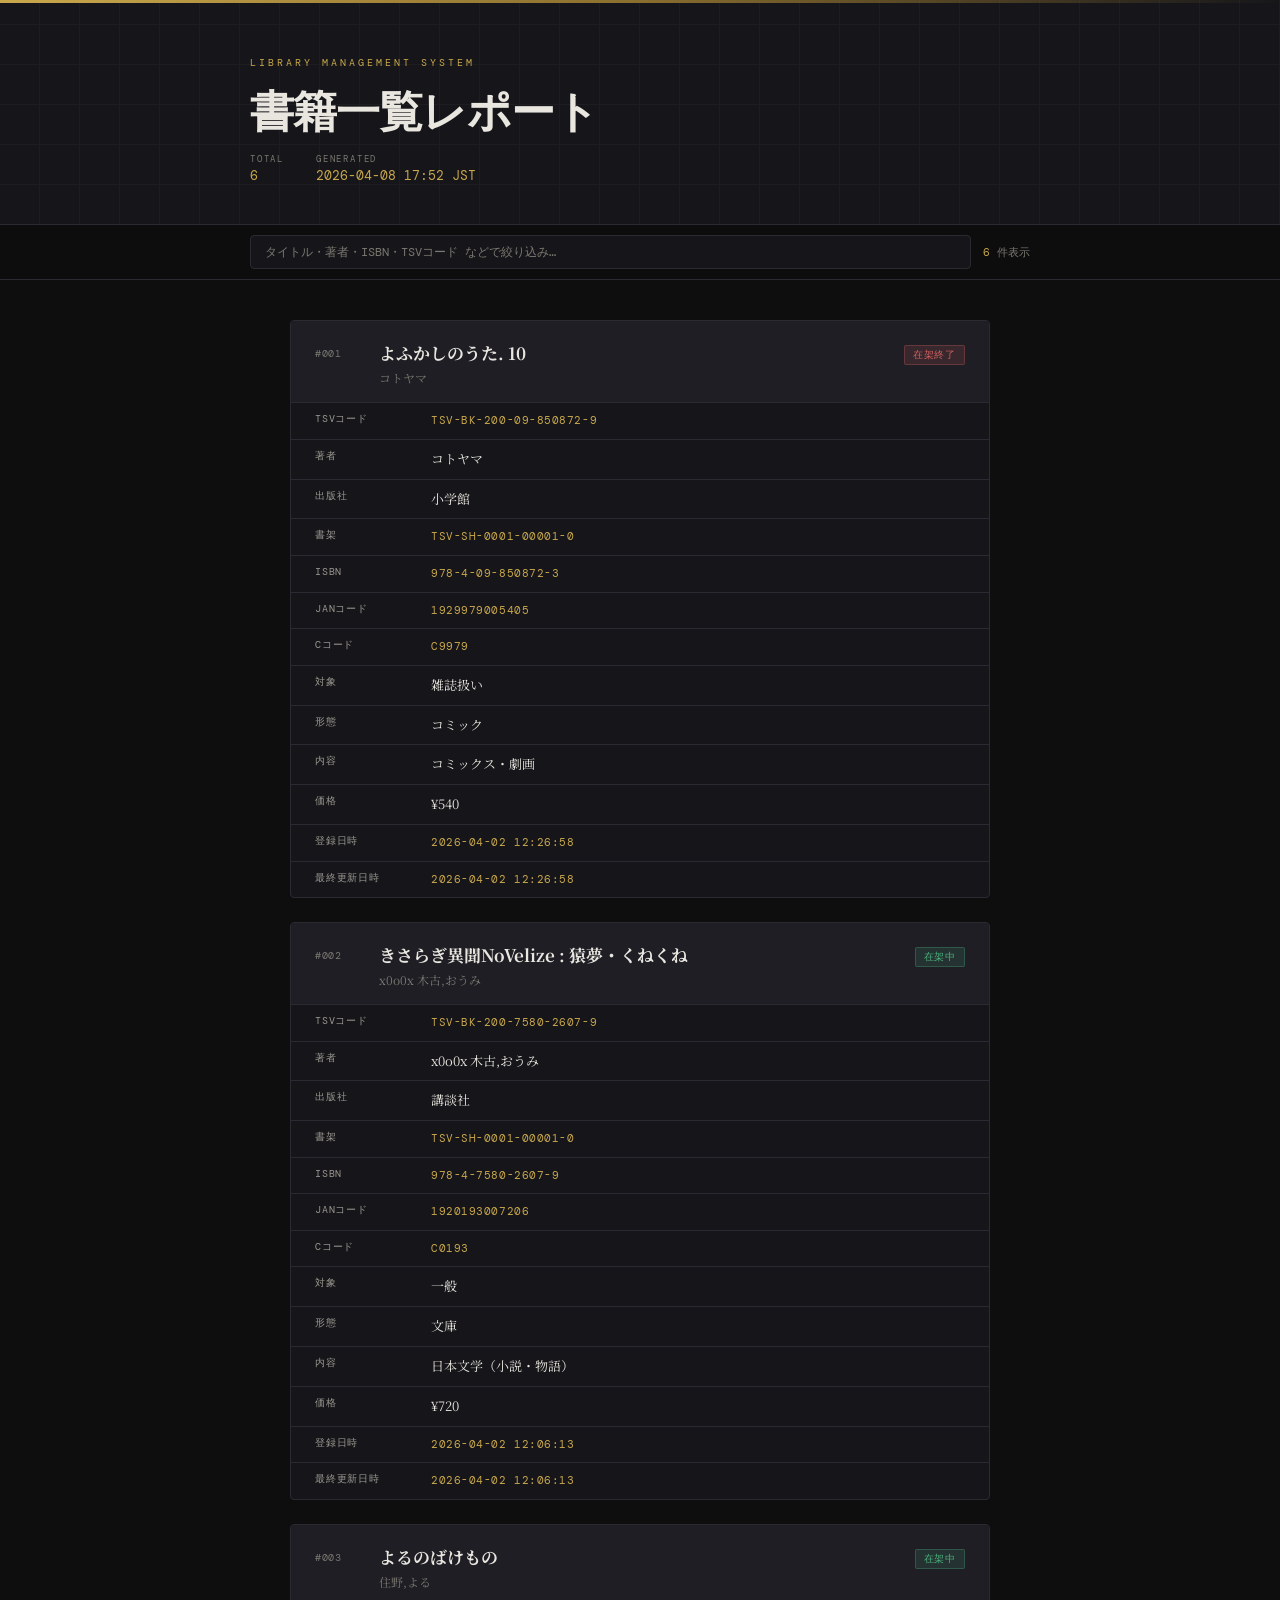
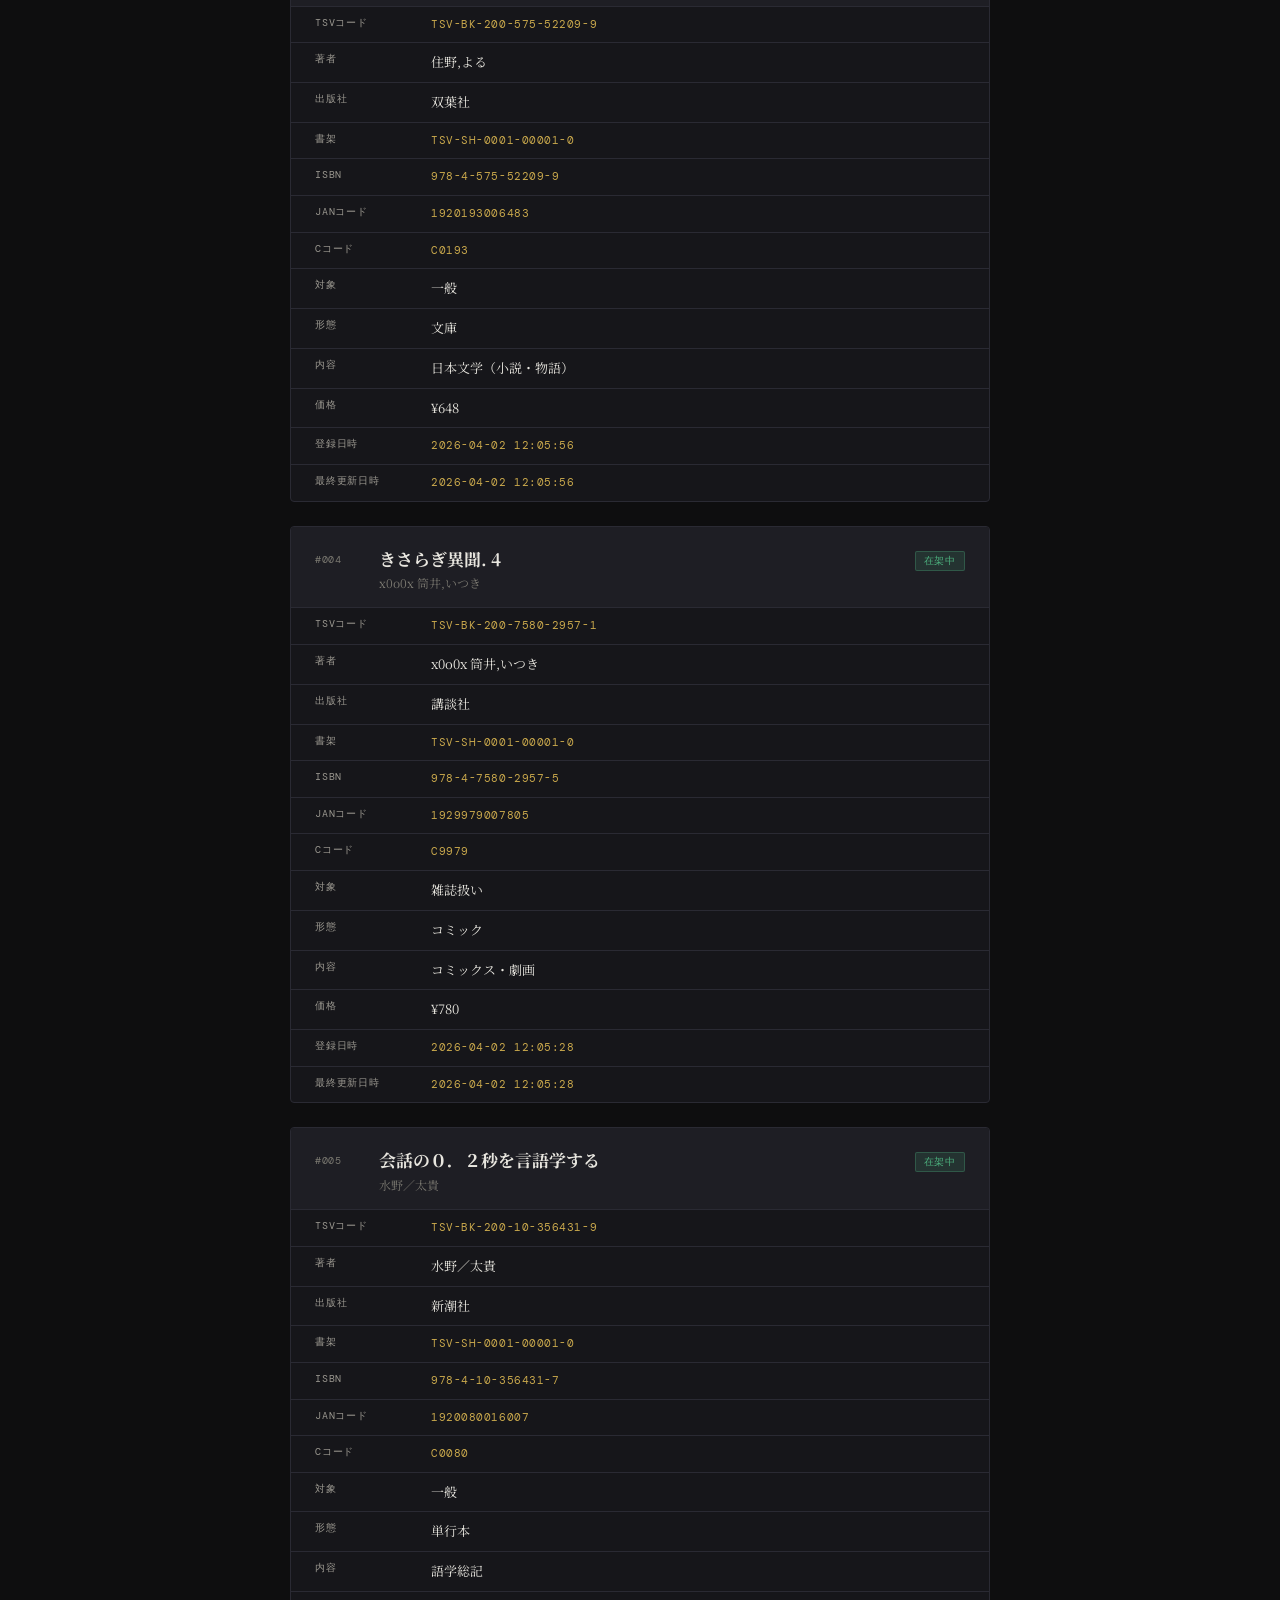
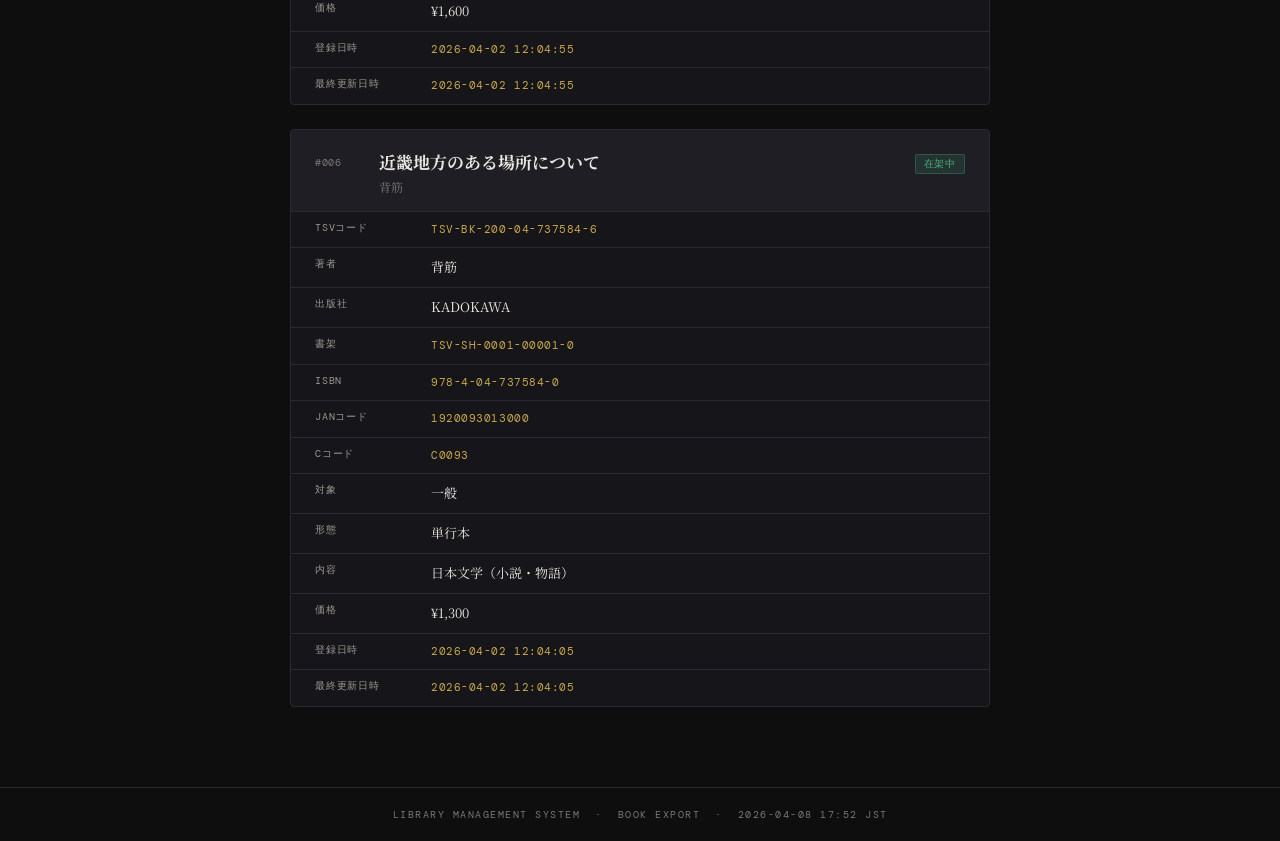
<file: books_export.html>
<!DOCTYPE html>
<html lang="ja">
<head>
  <meta charset="UTF-8" />
  <meta name="viewport" content="width=device-width, initial-scale=1.0" />
  <title>書籍一覧レポート</title>
  <link rel="preconnect" href="https://fonts.googleapis.com" />
  <link rel="preconnect" href="https://fonts.gstatic.com" crossorigin />
  <link href="https://fonts.googleapis.com/css2?family=Noto+Serif+JP:wght@300;400;600;700&family=DM+Mono:wght@300;400;500&family=Playfair+Display:wght@700;900&display=swap" rel="stylesheet" />
  <style>
    /* ======================================================
       Design Token
    ====================================================== */
    :root {
      --bg:          #0e0e0f;
      --surface:     #16161a;
      --surface-hi:  #1e1e24;
      --border:      #2a2a33;
      --accent:      #c9a84c;
      --accent-dim:  #8a6e2e;
      --ok:          #4caf7d;
      --danger:      #d16060;
      --text-primary:#e8e6df;
      --text-muted:  #7a7870;
      --text-label:  #9b9890;
      --mono:        'DM Mono', monospace;
      --serif:       'Noto Serif JP', serif;
      --display:     'Playfair Display', serif;
      --radius:      4px;
      --card-w:      780px;
    }

    /* ======================================================
       Reset & Base
    ====================================================== */
    *, *::before, *::after { box-sizing: border-box; margin: 0; padding: 0; }

    html {
      font-size: 14px;
      background: var(--bg);
      color: var(--text-primary);
      font-family: var(--serif);
    }

    body {
      min-height: 100vh;
      padding: 0;
    }

    /* ======================================================
       Page Header
    ====================================================== */
    .page-header {
      position: relative;
      background: var(--surface);
      border-bottom: 1px solid var(--border);
      padding: 56px 40px 40px;
      overflow: hidden;
    }

    .page-header::before {
      content: '';
      position: absolute;
      inset: 0;
      background:
        repeating-linear-gradient(
          0deg,
          transparent,
          transparent 39px,
          var(--border) 39px,
          var(--border) 40px
        ),
        repeating-linear-gradient(
          90deg,
          transparent,
          transparent 39px,
          var(--border) 39px,
          var(--border) 40px
        );
      opacity: 0.3;
    }

    .page-header::after {
      content: '';
      position: absolute;
      top: 0; left: 0; right: 0;
      height: 3px;
      background: linear-gradient(90deg, var(--accent), var(--accent-dim), transparent);
    }

    .header-inner {
      position: relative;
      max-width: var(--card-w);
      margin: 0 auto;
    }

    .header-eyebrow {
      font-family: var(--mono);
      font-size: 10px;
      letter-spacing: 0.3em;
      color: var(--accent);
      text-transform: uppercase;
      margin-bottom: 16px;
    }

    .header-title {
      font-family: var(--display);
      font-size: clamp(28px, 5vw, 44px);
      font-weight: 900;
      color: var(--text-primary);
      line-height: 1.1;
      letter-spacing: -0.02em;
    }

    .header-meta {
      margin-top: 20px;
      display: flex;
      gap: 32px;
      flex-wrap: wrap;
      align-items: center;
    }

    .meta-item {
      display: flex;
      flex-direction: column;
      gap: 2px;
    }

    .meta-label {
      font-family: var(--mono);
      font-size: 9px;
      letter-spacing: 0.2em;
      color: var(--text-muted);
      text-transform: uppercase;
    }

    .meta-value {
      font-family: var(--mono);
      font-size: 13px;
      color: var(--accent);
    }

    /* ======================================================
       Search / Filter Bar
    ====================================================== */
    .toolbar {
      position: sticky;
      top: 0;
      z-index: 100;
      background: rgba(14,14,15,0.92);
      backdrop-filter: blur(12px);
      border-bottom: 1px solid var(--border);
      padding: 10px 40px;
    }

    .toolbar-inner {
      max-width: var(--card-w);
      margin: 0 auto;
      display: flex;
      gap: 12px;
      align-items: center;
    }

    .search-box {
      flex: 1;
      background: var(--surface);
      border: 1px solid var(--border);
      border-radius: var(--radius);
      padding: 8px 14px;
      font-family: var(--mono);
      font-size: 12px;
      color: var(--text-primary);
      outline: none;
      transition: border-color 0.2s;
    }
    .search-box::placeholder { color: var(--text-muted); }
    .search-box:focus { border-color: var(--accent); }

    .result-count {
      font-family: var(--mono);
      font-size: 11px;
      color: var(--text-muted);
      white-space: nowrap;
    }
    .result-count span { color: var(--accent); }

    /* ======================================================
       Main Content
    ====================================================== */
    .main {
      max-width: var(--card-w);
      margin: 0 auto;
      padding: 40px 40px 80px;
      display: flex;
      flex-direction: column;
      gap: 24px;
    }

    /* ======================================================
       Book Card
    ====================================================== */
    @keyframes slide-in {
      from { opacity: 0; transform: translateY(16px); }
      to   { opacity: 1; transform: translateY(0); }
    }

    .book-card {
      background: var(--surface);
      border: 1px solid var(--border);
      border-radius: var(--radius);
      overflow: hidden;
      animation: slide-in 0.4s ease both;
      transition: border-color 0.2s, box-shadow 0.2s;
    }

    .book-card:hover {
      border-color: var(--accent-dim);
      box-shadow: 0 0 0 1px var(--accent-dim), 0 8px 32px rgba(0,0,0,0.5);
    }

    .book-card.hidden { display: none; }

    /* Card Header */
    .card-header {
      display: grid;
      grid-template-columns: 48px 1fr auto;
      gap: 16px;
      align-items: start;
      padding: 20px 24px 16px;
      border-bottom: 1px solid var(--border);
      background: var(--surface-hi);
    }

    .card-index {
      font-family: var(--mono);
      font-size: 10px;
      color: var(--text-muted);
      padding-top: 6px;
      letter-spacing: 0.05em;
    }

    .card-title-block {
      display: flex;
      flex-direction: column;
      gap: 4px;
    }

    .card-title {
      font-family: var(--serif);
      font-size: 17px;
      font-weight: 700;
      color: var(--text-primary);
      line-height: 1.4;
    }

    .card-authors {
      font-size: 12px;
      color: var(--text-muted);
    }

    .card-badges {
      display: flex;
      gap: 6px;
      flex-wrap: wrap;
      justify-content: flex-end;
      padding-top: 4px;
    }

    /* Card Body */
    .card-body {
      padding: 0;
    }

    /* Info Table */
    .info-table {
      width: 100%;
      border-collapse: collapse;
    }

    .info-table tr {
      border-bottom: 1px solid var(--border);
      transition: background 0.15s;
    }
    .info-table tr:last-child { border-bottom: none; }
    .info-table tr:hover { background: var(--surface-hi); }

    .info-table th {
      width: 140px;
      padding: 9px 16px 9px 24px;
      font-family: var(--mono);
      font-size: 10px;
      font-weight: 400;
      letter-spacing: 0.08em;
      color: var(--text-label);
      text-align: left;
      text-transform: uppercase;
      vertical-align: top;
      white-space: nowrap;
    }

    .info-table td {
      padding: 9px 24px 9px 0;
      font-size: 13px;
      color: var(--text-primary);
      line-height: 1.6;
      vertical-align: top;
      word-break: break-all;
    }

    .info-table td.mono {
      font-family: var(--mono);
      font-size: 11px;
      color: var(--accent);
      letter-spacing: 0.05em;
    }

    /* ======================================================
       Badge
    ====================================================== */
    .badge {
      display: inline-block;
      padding: 2px 8px;
      border-radius: 2px;
      font-family: var(--mono);
      font-size: 10px;
      letter-spacing: 0.08em;
      text-transform: uppercase;
    }
    .badge-ok     { background: rgba(76,175,125,0.15); color: var(--ok);     border: 1px solid rgba(76,175,125,0.3); }
    .badge-danger { background: rgba(209, 96, 96,0.15); color: var(--danger); border: 1px solid rgba(209,96,96,0.3); }
    .badge-default{ background: var(--surface-hi); color: var(--text-muted); border: 1px solid var(--border); }

    /* ======================================================
       Empty State
    ====================================================== */
    .empty-state {
      text-align: center;
      padding: 80px 0;
      color: var(--text-muted);
      font-family: var(--mono);
      font-size: 12px;
      letter-spacing: 0.2em;
      display: none;
    }

    /* ======================================================
       Page Footer
    ====================================================== */
    .page-footer {
      border-top: 1px solid var(--border);
      padding: 20px 40px;
      text-align: center;
      font-family: var(--mono);
      font-size: 10px;
      color: var(--text-muted);
      letter-spacing: 0.15em;
    }

    /* ======================================================
       Responsive
    ====================================================== */
    @media (max-width: 600px) {
      .page-header, .toolbar, .main { padding-left: 16px; padding-right: 16px; }
      .info-table th { width: 100px; font-size: 9px; }
      .card-header { grid-template-columns: 36px 1fr; }
      .card-badges { grid-column: 1 / -1; justify-content: flex-start; }
    }
  </style>
</head>
<body>

  <!-- ===== Page Header ===== -->
  <header class="page-header">
    <div class="header-inner">
      <p class="header-eyebrow">Library Management System</p>
      <h1 class="header-title">書籍一覧レポート</h1>
      <div class="header-meta">
        <div class="meta-item">
          <span class="meta-label">Total</span>
          <span class="meta-value" id="total-count">6</span>
        </div>
        <div class="meta-item">
          <span class="meta-label">Generated</span>
          <span class="meta-value">2026-04-08 17:52 JST</span>
        </div>
      </div>
    </div>
  </header>

  <!-- ===== Toolbar ===== -->
  <div class="toolbar">
    <div class="toolbar-inner">
      <input
        class="search-box"
        type="search"
        id="search-input"
        placeholder="タイトル・著者・ISBN・TSVコード などで絞り込み…"
        aria-label="絞り込み検索"
      />
      <p class="result-count" id="result-count">
        <span id="result-num">6</span> 件表示
      </p>
    </div>
  </div>

  <!-- ===== Main ===== -->
  <main class="main" id="book-list">
    
    <article class="book-card" style="animation-delay:0.00s">
      <header class="card-header">
        <div class="card-index">#001</div>
        <div class="card-title-block">
          <h2 class="card-title">よふかしのうた. 10</h2>
          <p class="card-authors">コトヤマ</p>
        </div>
        <div class="card-badges"><span class="badge badge-danger">在架終了</span></div>
      </header>
      <div class="card-body">
        <table class="info-table">
          <tbody>
            <tr><th>TSVコード</th><td class="mono">TSV-BK-200-09-850872-9</td></tr><tr><th>著者</th><td>コトヤマ</td></tr><tr><th>出版社</th><td>小学館</td></tr><tr><th>書架</th><td class="mono">TSV-SH-0001-00001-0</td></tr><tr><th>ISBN</th><td class="mono">978-4-09-850872-3</td></tr><tr><th>JANコード</th><td class="mono">1929979005405</td></tr><tr><th>Cコード</th><td class="mono">C9979</td></tr><tr><th>対象</th><td>雑誌扱い</td></tr><tr><th>形態</th><td>コミック</td></tr><tr><th>内容</th><td>コミックス・劇画</td></tr><tr><th>価格</th><td>¥540</td></tr><tr><th>登録日時</th><td class="mono">2026-04-02 12:26:58</td></tr><tr><th>最終更新日時</th><td class="mono">2026-04-02 12:26:58</td></tr>
          </tbody>
        </table>
      </div>
    </article>


    <article class="book-card" style="animation-delay:0.06s">
      <header class="card-header">
        <div class="card-index">#002</div>
        <div class="card-title-block">
          <h2 class="card-title">きさらぎ異聞NoVelize : 猿夢・くねくね</h2>
          <p class="card-authors">x0o0x 木古,おうみ</p>
        </div>
        <div class="card-badges"><span class="badge badge-ok">在架中</span></div>
      </header>
      <div class="card-body">
        <table class="info-table">
          <tbody>
            <tr><th>TSVコード</th><td class="mono">TSV-BK-200-7580-2607-9</td></tr><tr><th>著者</th><td>x0o0x 木古,おうみ</td></tr><tr><th>出版社</th><td>講談社</td></tr><tr><th>書架</th><td class="mono">TSV-SH-0001-00001-0</td></tr><tr><th>ISBN</th><td class="mono">978-4-7580-2607-9</td></tr><tr><th>JANコード</th><td class="mono">1920193007206</td></tr><tr><th>Cコード</th><td class="mono">C0193</td></tr><tr><th>対象</th><td>一般</td></tr><tr><th>形態</th><td>文庫</td></tr><tr><th>内容</th><td>日本文学（小説・物語）</td></tr><tr><th>価格</th><td>¥720</td></tr><tr><th>登録日時</th><td class="mono">2026-04-02 12:06:13</td></tr><tr><th>最終更新日時</th><td class="mono">2026-04-02 12:06:13</td></tr>
          </tbody>
        </table>
      </div>
    </article>


    <article class="book-card" style="animation-delay:0.12s">
      <header class="card-header">
        <div class="card-index">#003</div>
        <div class="card-title-block">
          <h2 class="card-title">よるのばけもの</h2>
          <p class="card-authors">住野,よる</p>
        </div>
        <div class="card-badges"><span class="badge badge-ok">在架中</span></div>
      </header>
      <div class="card-body">
        <table class="info-table">
          <tbody>
            <tr><th>TSVコード</th><td class="mono">TSV-BK-200-575-52209-9</td></tr><tr><th>著者</th><td>住野,よる</td></tr><tr><th>出版社</th><td>双葉社</td></tr><tr><th>書架</th><td class="mono">TSV-SH-0001-00001-0</td></tr><tr><th>ISBN</th><td class="mono">978-4-575-52209-9</td></tr><tr><th>JANコード</th><td class="mono">1920193006483</td></tr><tr><th>Cコード</th><td class="mono">C0193</td></tr><tr><th>対象</th><td>一般</td></tr><tr><th>形態</th><td>文庫</td></tr><tr><th>内容</th><td>日本文学（小説・物語）</td></tr><tr><th>価格</th><td>¥648</td></tr><tr><th>登録日時</th><td class="mono">2026-04-02 12:05:56</td></tr><tr><th>最終更新日時</th><td class="mono">2026-04-02 12:05:56</td></tr>
          </tbody>
        </table>
      </div>
    </article>


    <article class="book-card" style="animation-delay:0.18s">
      <header class="card-header">
        <div class="card-index">#004</div>
        <div class="card-title-block">
          <h2 class="card-title">きさらぎ異聞. 4</h2>
          <p class="card-authors">x0o0x 筒井,いつき</p>
        </div>
        <div class="card-badges"><span class="badge badge-ok">在架中</span></div>
      </header>
      <div class="card-body">
        <table class="info-table">
          <tbody>
            <tr><th>TSVコード</th><td class="mono">TSV-BK-200-7580-2957-1</td></tr><tr><th>著者</th><td>x0o0x 筒井,いつき</td></tr><tr><th>出版社</th><td>講談社</td></tr><tr><th>書架</th><td class="mono">TSV-SH-0001-00001-0</td></tr><tr><th>ISBN</th><td class="mono">978-4-7580-2957-5</td></tr><tr><th>JANコード</th><td class="mono">1929979007805</td></tr><tr><th>Cコード</th><td class="mono">C9979</td></tr><tr><th>対象</th><td>雑誌扱い</td></tr><tr><th>形態</th><td>コミック</td></tr><tr><th>内容</th><td>コミックス・劇画</td></tr><tr><th>価格</th><td>¥780</td></tr><tr><th>登録日時</th><td class="mono">2026-04-02 12:05:28</td></tr><tr><th>最終更新日時</th><td class="mono">2026-04-02 12:05:28</td></tr>
          </tbody>
        </table>
      </div>
    </article>


    <article class="book-card" style="animation-delay:0.24s">
      <header class="card-header">
        <div class="card-index">#005</div>
        <div class="card-title-block">
          <h2 class="card-title">会話の０．２秒を言語学する</h2>
          <p class="card-authors">水野／太貴</p>
        </div>
        <div class="card-badges"><span class="badge badge-ok">在架中</span></div>
      </header>
      <div class="card-body">
        <table class="info-table">
          <tbody>
            <tr><th>TSVコード</th><td class="mono">TSV-BK-200-10-356431-9</td></tr><tr><th>著者</th><td>水野／太貴</td></tr><tr><th>出版社</th><td>新潮社</td></tr><tr><th>書架</th><td class="mono">TSV-SH-0001-00001-0</td></tr><tr><th>ISBN</th><td class="mono">978-4-10-356431-7</td></tr><tr><th>JANコード</th><td class="mono">1920080016007</td></tr><tr><th>Cコード</th><td class="mono">C0080</td></tr><tr><th>対象</th><td>一般</td></tr><tr><th>形態</th><td>単行本</td></tr><tr><th>内容</th><td>語学総記</td></tr><tr><th>価格</th><td>¥1,600</td></tr><tr><th>登録日時</th><td class="mono">2026-04-02 12:04:55</td></tr><tr><th>最終更新日時</th><td class="mono">2026-04-02 12:04:55</td></tr>
          </tbody>
        </table>
      </div>
    </article>


    <article class="book-card" style="animation-delay:0.30s">
      <header class="card-header">
        <div class="card-index">#006</div>
        <div class="card-title-block">
          <h2 class="card-title">近畿地方のある場所について</h2>
          <p class="card-authors">背筋</p>
        </div>
        <div class="card-badges"><span class="badge badge-ok">在架中</span></div>
      </header>
      <div class="card-body">
        <table class="info-table">
          <tbody>
            <tr><th>TSVコード</th><td class="mono">TSV-BK-200-04-737584-6</td></tr><tr><th>著者</th><td>背筋</td></tr><tr><th>出版社</th><td>KADOKAWA</td></tr><tr><th>書架</th><td class="mono">TSV-SH-0001-00001-0</td></tr><tr><th>ISBN</th><td class="mono">978-4-04-737584-0</td></tr><tr><th>JANコード</th><td class="mono">1920093013000</td></tr><tr><th>Cコード</th><td class="mono">C0093</td></tr><tr><th>対象</th><td>一般</td></tr><tr><th>形態</th><td>単行本</td></tr><tr><th>内容</th><td>日本文学（小説・物語）</td></tr><tr><th>価格</th><td>¥1,300</td></tr><tr><th>登録日時</th><td class="mono">2026-04-02 12:04:05</td></tr><tr><th>最終更新日時</th><td class="mono">2026-04-02 12:04:05</td></tr>
          </tbody>
        </table>
      </div>
    </article>

    <p class="empty-state" id="empty-state">— 該当する書籍がありません —</p>
  </main>

  <!-- ===== Footer ===== -->
  <footer class="page-footer">
    LIBRARY MANAGEMENT SYSTEM &nbsp;·&nbsp; BOOK EXPORT &nbsp;·&nbsp; 2026-04-08 17:52 JST
  </footer>

  <!-- ===== Search Script ===== -->
  <script>
    (function () {
      const input  = document.getElementById('search-input');
      const cards  = Array.from(document.querySelectorAll('.book-card'));
      const numEl  = document.getElementById('result-num');
      const empty  = document.getElementById('empty-state');

      input.addEventListener('input', function () {
        const q = this.value.trim().toLowerCase();
        let visible = 0;

        cards.forEach(function (card) {
          const text = card.textContent.toLowerCase();
          const match = !q || text.includes(q);
          card.classList.toggle('hidden', !match);
          if (match) visible++;
        });

        numEl.textContent = visible;
        empty.style.display = visible === 0 ? 'block' : 'none';
      });
    })();
  </script>

</body>
</html>
</file>
